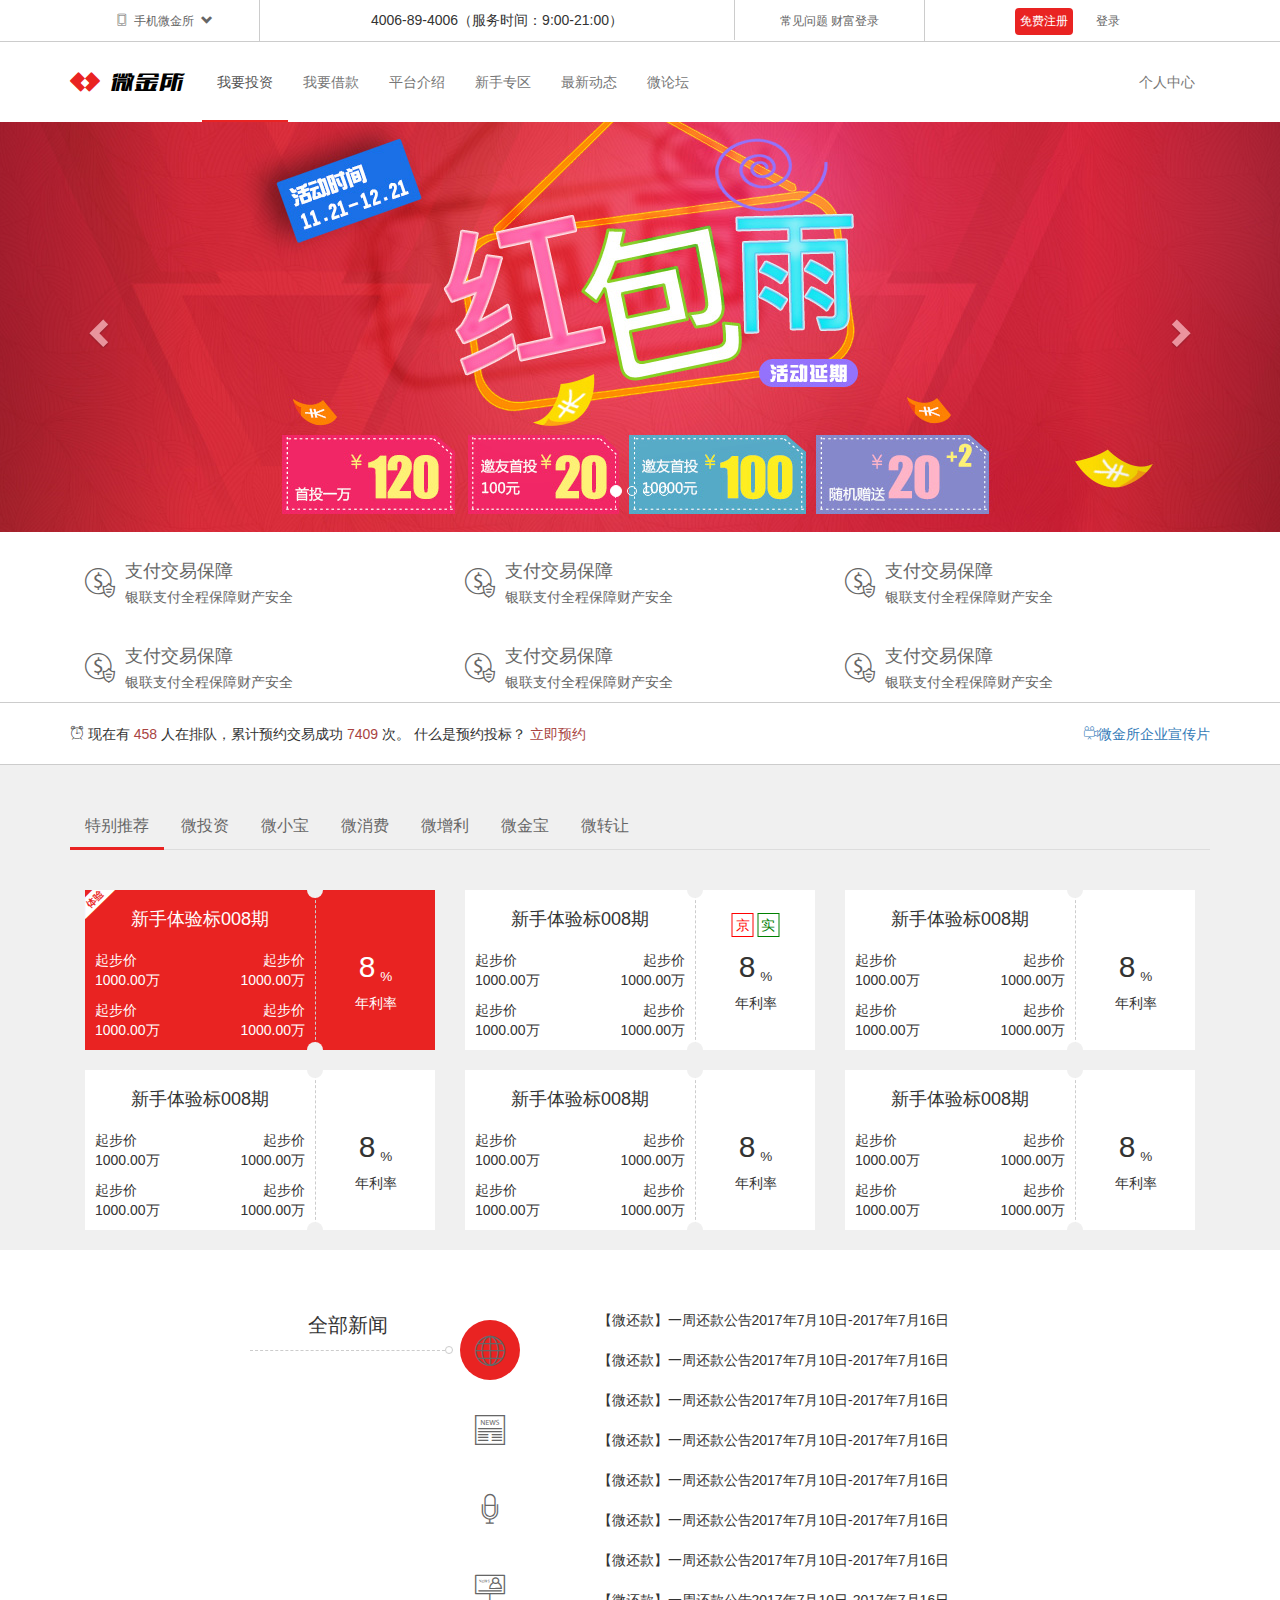
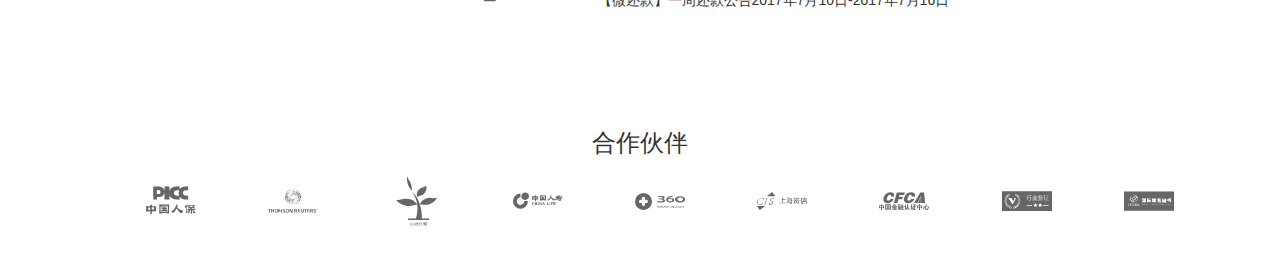
<file: weijinsuo/index.html>
<!DOCTYPE html>
<html lang="en">

<head>
    <meta charset="UTF-8">
    <meta name="viewport" content="width=device-width, user-scalable=no, initial-scale=1.0, maximum-scale=1.0, minimum-scale=1.0">
    <title>微金所</title>
    <link rel="stylesheet" href="lib/bootstrap/css/bootstrap.css">
    <link rel="stylesheet" href="css/font.css">
    <link rel="stylesheet/less" href="css/index.less">
    <script src="less/less.js"></script>
</head>

<body>
    <!-- 头部区域 -->
    <header id="header" class="hidden-xs hidden-sm">
        <div class="container">
            <div class="col-md-2">
                <a href="#">
                    <i class="icon-mobilephone"></i>
                    &nbsp;手机微金所&nbsp;
                    <i class="glyphicon glyphicon-chevron-down"></i>
                    <img src="./img/c_06.jpg" alt="">
                </a>
            </div>
            <div class="col-md-5">4006-89-4006（服务时间：9:00-21:00）</div>
            <div class="col-md-2">
                <a href="#">常见问题</a>
                <a href="#">财富登录</a>
            </div>
            <div class="col-md-3">
                <a href="#" class="register btn btn-danger text-center">免费注册</a>
                <a href="#" data-toggle="modal" data-target="#myModal">登录</a>
            </div>
        </div>
    </header>
    <!-- 导航栏区域 -->
    <nav id="nav">
        <nav class="navbar navbar-default">
            <div class="container">
                <!-- Brand and toggle get grouped for better mobile display -->
                <div class="navbar-header">
                    <button type="button" class="navbar-toggle collapsed" data-toggle="collapse" data-target="#bs-example-navbar-collapse-1"
                        aria-expanded="false">
                        <span class="sr-only">Toggle navigation</span>
                        <span class="icon-bar"></span>
                        <span class="icon-bar"></span>
                        <span class="icon-bar"></span>
                    </button>
                    <a class="navbar-brand" href="#">
                        <i class="icon-icon"></i>
                        <i class="icon-logo"></i>
                    </a>
                </div>

                <!-- Collect the nav links, forms, and other content for toggling -->
                <div class="collapse navbar-collapse" id="bs-example-navbar-collapse-1">
                    <ul class="nav navbar-nav">
                        <li class="active"><a href="#">我要投资</a></li>
                        <li><a href="#">我要借款</a></li>
                        <li><a href="#">平台介绍</a></li>
                        <li><a href="#">新手专区</a></li>
                        <li><a href="#">最新动态</a></li>
                        <li><a href="#">微论坛</a></li>
                    </ul>
                    <ul class="nav navbar-nav navbar-right hidden-xs hidden-sm">
                        <li><a href="#">个人中心</a></li>
                    </ul>
                </div><!-- /.navbar-collapse -->
            </div><!-- /.container-fluid -->
        </nav>
    </nav>
    <!-- 轮播图区域 -->
    <section id="banner">
        <div id="carousel-example-generic" class="carousel slide" data-ride="carousel">
            <!-- Indicators -->
            <ol class="carousel-indicators">
                <li data-target="#carousel-example-generic" data-slide-to="0" class="active"></li>
                <li data-target="#carousel-example-generic" data-slide-to="1"></li>
                <li data-target="#carousel-example-generic" data-slide-to="2"></li>
                <li data-target="#carousel-example-generic" data-slide-to="3"></li>
            </ol>

            <!-- Wrapper for slides -->
            <div class="carousel-inner" role="listbox">
                <div class="item active">
                    <div class="hidden-xs" style="background-image: url(./img/slide_01_2000x410.jpg);"></div>
                    <img class="hidden-sm hidden-md hidden-lg" src="./img/slide_01_640x340.jpg" alt="product1">
                </div>
            </div>

            <!-- Controls -->
            <a class="left carousel-control" href="#carousel-example-generic" role="button" data-slide="prev">
                <span class="glyphicon glyphicon-chevron-left" aria-hidden="true"></span>
            </a>
            <a class="right carousel-control" href="#carousel-example-generic" role="button" data-slide="next">
                <span class="glyphicon glyphicon-chevron-right" aria-hidden="true"></span>
            </a>
        </div>
    </section>
    <!-- 支付保障区域 -->
    <section id="pay" class="container">
        <div class="media col-xs-12 col-sm-6 col-md-4">
            <a href="#">
                <div class="media-left">
                    <i class="icon-meiyuan"></i>
                </div>
                <div class="media-body">
                    <h4 class="media-heading">支付交易保障</h4>
                    <p>银联支付全程保障财产安全</p>
                </div>
            </a>
        </div>
        <div class="media col-xs-12 col-sm-6 col-md-4">
            <a href="#">
                <div class="media-left">
                    <i class="icon-meiyuan"></i>
                </div>
                <div class="media-body">
                    <h4 class="media-heading">支付交易保障</h4>
                    <p>银联支付全程保障财产安全</p>
                </div>
            </a>
        </div>
        <div class="media col-xs-12 col-sm-6 col-md-4">
            <a href="#">
                <div class="media-left">
                    <i class="icon-meiyuan"></i>
                </div>
                <div class="media-body">
                    <h4 class="media-heading">支付交易保障</h4>
                    <p>银联支付全程保障财产安全</p>
                </div>
            </a>
        </div>
        <div class="media col-xs-12 col-sm-6 col-md-4">
            <a href="#">
                <div class="media-left">
                    <i class="icon-meiyuan"></i>
                </div>
                <div class="media-body">
                    <h4 class="media-heading">支付交易保障</h4>
                    <p>银联支付全程保障财产安全</p>
                </div>
            </a>
        </div>
        <div class="media col-xs-12 col-sm-6 col-md-4">
            <a href="#">
                <div class="media-left">
                    <i class="icon-meiyuan"></i>
                </div>
                <div class="media-body">
                    <h4 class="media-heading">支付交易保障</h4>
                    <p>银联支付全程保障财产安全</p>
                </div>
            </a>
        </div>
        <div class="media col-xs-12 col-sm-6 col-md-4">
            <a href="#">
                <div class="media-left">
                    <i class="icon-meiyuan"></i>
                </div>
                <div class="media-body">
                    <h4 class="media-heading">支付交易保障</h4>
                    <p>银联支付全程保障财产安全</p>
                </div>
            </a>
        </div>
    </section>
    <!-- 预约区域 -->
    <section id="booking" class="hidden-xs hidden-sm">
        <div class="container">
            <div class="pull-left">
                <i class="icon-naozhong"></i>
                现在有
                <span class="text-danger">458</span>
                人在排队，累计预约交易成功
                <span class="text-danger">7409</span>
                次。 什么是预约投标？
                <a href="#" class="text-danger">立即预约</a>
            </div>
            <div class="pull-right">
                <a href="#"><i class="icon-video"></i>微金所企业宣传片</a>
            </div>
        </div>
    </section>
    <!-- 产品区域 -->
    <section id="products">
        <div class="container">

            <!-- Nav tabs -->
            <ul class="nav nav-tabs" role="tablist">
                <li role="presentation" class="active"><a href="#product1" aria-controls="product1" role="tab"
                        data-toggle="tab">特别推荐</a></li>
                <li role="presentation"><a href="#product2" aria-controls="product2" role="tab" data-toggle="tab">微投资</a></li>
                <li role="presentation"><a href="#product3" aria-controls="product3" role="tab" data-toggle="tab">微小宝</a></li>
                <li role="presentation"><a href="#product4" aria-controls="product4" role="tab" data-toggle="tab">微消费</a></li>
                <li role="presentation"><a href="#product5" aria-controls="product5" role="tab" data-toggle="tab">微增利</a></li>
                <li role="presentation"><a href="#product6" aria-controls="product6" role="tab" data-toggle="tab">微金宝</a></li>
                <li role="presentation"><a href="#product7" aria-controls="product7" role="tab" data-toggle="tab">微转让</a></li>
            </ul>

            <!-- Tab panes -->
            <div class="tab-content clearfix">
                <div role="tabpanel" class="tab-pane active" id="product1">
                    <div class="item red col-md-6 col-lg-4">
                        <div class="item-left">
                            <h4>新手体验标008期</h4>
                            <div class="row">
                                <div class="col-xs-6">
                                    <p>起步价</p>
                                    <p>1000.00万</p>
                                </div>
                                <div class="col-xs-6">
                                    <p>起步价</p>
                                    <p>1000.00万</p>
                                </div>
                                <div class="col-xs-6">
                                    <p>起步价</p>
                                    <p>1000.00万</p>
                                </div>
                                <div class="col-xs-6">
                                    <p>起步价</p>
                                    <p>1000.00万</p>
                                </div>
                            </div>
                        </div>
                        <div class="item-right">
                            <h4>
                                <span>8</span>
                                <sub>%</sub>
                            </h4>
                            <p>年利率</p>
                        </div>
                    </div>
                    <div class="item col-md-6 col-lg-4">
                        <div class="item-left">
                            <h4>新手体验标008期</h4>
                            <div class="row">
                                <div class="col-xs-6">
                                    <p>起步价</p>
                                    <p>1000.00万</p>
                                </div>
                                <div class="col-xs-6">
                                    <p>起步价</p>
                                    <p>1000.00万</p>
                                </div>
                                <div class="col-xs-6">
                                    <p>起步价</p>
                                    <p>1000.00万</p>
                                </div>
                                <div class="col-xs-6">
                                    <p>起步价</p>
                                    <p>1000.00万</p>
                                </div>
                            </div>
                        </div>
                        <div class="item-right">
                            <p class="top">
                                <a data-toggle="tooltip" data-placement="top" title="北京市">京</a>
                                <a data-toggle="tooltip" data-placement="top" title="实名认证">实</a>
                            </p>
                            <h4>
                                <span>8</span>
                                <sub>%</sub>
                            </h4>
                            <p>年利率</p>
                        </div>
                    </div>
                    <div class="item col-md-6 col-lg-4">
                        <div class="item-left">
                            <h4>新手体验标008期</h4>
                            <div class="row">
                                <div class="col-xs-6">
                                    <p>起步价</p>
                                    <p>1000.00万</p>
                                </div>
                                <div class="col-xs-6">
                                    <p>起步价</p>
                                    <p>1000.00万</p>
                                </div>
                                <div class="col-xs-6">
                                    <p>起步价</p>
                                    <p>1000.00万</p>
                                </div>
                                <div class="col-xs-6">
                                    <p>起步价</p>
                                    <p>1000.00万</p>
                                </div>
                            </div>
                        </div>
                        <div class="item-right">
                            <h4>
                                <span>8</span>
                                <sub>%</sub>
                            </h4>
                            <p>年利率</p>
                        </div>
                    </div>
                    <div class="item col-md-6 col-lg-4">
                        <div class="item-left">
                            <h4>新手体验标008期</h4>
                            <div class="row">
                                <div class="col-xs-6">
                                    <p>起步价</p>
                                    <p>1000.00万</p>
                                </div>
                                <div class="col-xs-6">
                                    <p>起步价</p>
                                    <p>1000.00万</p>
                                </div>
                                <div class="col-xs-6">
                                    <p>起步价</p>
                                    <p>1000.00万</p>
                                </div>
                                <div class="col-xs-6">
                                    <p>起步价</p>
                                    <p>1000.00万</p>
                                </div>
                            </div>
                        </div>
                        <div class="item-right">
                            <h4>
                                <span>8</span>
                                <sub>%</sub>
                            </h4>
                            <p>年利率</p>
                        </div>
                    </div>
                    <div class="item col-md-6 col-lg-4">
                        <div class="item-left">
                            <h4>新手体验标008期</h4>
                            <div class="row">
                                <div class="col-xs-6">
                                    <p>起步价</p>
                                    <p>1000.00万</p>
                                </div>
                                <div class="col-xs-6">
                                    <p>起步价</p>
                                    <p>1000.00万</p>
                                </div>
                                <div class="col-xs-6">
                                    <p>起步价</p>
                                    <p>1000.00万</p>
                                </div>
                                <div class="col-xs-6">
                                    <p>起步价</p>
                                    <p>1000.00万</p>
                                </div>
                            </div>
                        </div>
                        <div class="item-right">
                            <h4>
                                <span>8</span>
                                <sub>%</sub>
                            </h4>
                            <p>年利率</p>
                        </div>
                    </div>
                    <div class="item col-md-6 col-lg-4">
                        <div class="item-left">
                            <h4>新手体验标008期</h4>
                            <div class="row">
                                <div class="col-xs-6">
                                    <p>起步价</p>
                                    <p>1000.00万</p>
                                </div>
                                <div class="col-xs-6">
                                    <p>起步价</p>
                                    <p>1000.00万</p>
                                </div>
                                <div class="col-xs-6">
                                    <p>起步价</p>
                                    <p>1000.00万</p>
                                </div>
                                <div class="col-xs-6">
                                    <p>起步价</p>
                                    <p>1000.00万</p>
                                </div>
                            </div>
                        </div>
                        <div class="item-right">
                            <h4>
                                <span>8</span>
                                <sub>%</sub>
                            </h4>
                            <p>年利率</p>
                        </div>
                    </div>
                </div>
                <div role="tabpanel" class="tab-pane" id="product2">product2</div>
                <div role="tabpanel" class="tab-pane" id="product3">product3</div>
                <div role="tabpanel" class="tab-pane" id="product4">product4</div>
                <div role="tabpanel" class="tab-pane" id="product5">product5</div>
                <div role="tabpanel" class="tab-pane" id="product6">product6</div>
                <div role="tabpanel" class="tab-pane" id="product7">product7</div>
            </div>

        </div>
    </section>
    <!-- 新闻区域 -->
    <section id="news">
        <div class="container">
            <div class="row">
                <div class="title col-md-2 col-md-offset-2">全部新闻</div>
                <div class="col-md-1">
                    <ul class="nav nav-tabs" role="tablist">
                        <li role="presentation" class="active"><a href="#home" aria-controls="home" role="tab"
                                data-toggle="tab"><i class="icon-news01"></i></a></li>
                        <li role="presentation"><a href="#profile" aria-controls="profile" role="tab" data-toggle="tab"><i
                                    class="icon-news02"></i></a></li>
                        <li role="presentation"><a href="#messages" aria-controls="messages" role="tab" data-toggle="tab"><i
                                    class="icon-news03"></i></a></li>
                        <li role="presentation"><a href="#settings" aria-controls="settings" role="tab" data-toggle="tab"><i
                                    class="icon-news04"></i></a></li>
                    </ul>
                </div>
                <div class="col-md-7">
                    <div class="tab-content">
                        <div role="tabpanel" class="tab-pane active" id="home">
                            <ul>
                                <li>【微还款】一周还款公告2017年7月10日-2017年7月16日</li>
                                <li>【微还款】一周还款公告2017年7月10日-2017年7月16日</li>
                                <li>【微还款】一周还款公告2017年7月10日-2017年7月16日</li>
                                <li>【微还款】一周还款公告2017年7月10日-2017年7月16日</li>
                                <li>【微还款】一周还款公告2017年7月10日-2017年7月16日</li>
                                <li>【微还款】一周还款公告2017年7月10日-2017年7月16日</li>
                                <li>【微还款】一周还款公告2017年7月10日-2017年7月16日</li>
                                <li>【微还款】一周还款公告2017年7月10日-2017年7月16日</li>
                            </ul>
                        </div>
                        <div role="tabpanel" class="tab-pane" id="profile">2</div>
                        <div role="tabpanel" class="tab-pane" id="messages">.3</div>
                        <div role="tabpanel" class="tab-pane" id="settings">4</div>
                    </div>
                </div>
            </div>
        </div>
    </section>
    <!-- 合作伙伴区域 -->
    <section id="footer" class="hidden-xs hidden-sm">
        <div class="container">
            <h3>合作伙伴</h3>
            <ul>
                <li><a href="#"><i class="icon-partner1"></i></a></li>
                <li><a href="#"><i class="icon-partner2"></i></a></li>
                <li><a href="#"><i class="icon-partner3"></i></a></li>
                <li><a href="#"><i class="icon-partner4"></i></a></li>
                <li><a href="#"><i class="icon-partner5"></i></a></li>
                <li><a href="#"><i class="icon-partner6"></i></a></li>
                <li><a href="#"><i class="icon-partner7"></i></a></li>
                <li><a href="#"><i class="icon-partner8"></i></a></li>
                <li><a href="#"><i class="icon-partner9"></i></a></li>
            </ul>
        </div>
    </section>



    <!-- 模态框 -->
    <!-- Modal -->
    <div class="modal fade" id="myModal" tabindex="-1" role="dialog" aria-labelledby="myModalLabel">
        <div class="modal-dialog" role="document">
            <div class="modal-content">
                <div class="modal-header">
                    <button type="button" class="close" data-dismiss="modal" aria-label="Close"><span aria-hidden="true">&times;</span></button>
                    <h4 class="modal-title" id="myModalLabel">Modal title</h4>
                </div>
                <div class="modal-body">
                    <div class="row">
                        <div class="col-xs-2">username:</div>
                        <div class="col-xs-10">
                            <input type="text" class="form-control">
                        </div>
                    </div>
                    <div class="row">
                        <div class="col-xs-2">password:</div>
                        <div class="col-xs-10">
                            <input type="text" class="form-control">
                        </div>
                    </div>
                </div>
                <div class="modal-footer">
                    <button type="button" class="btn btn-default" data-dismiss="modal">Close</button>
                    <button type="button" class="btn btn-primary">Save changes</button>
                </div>
            </div>
        </div>
    </div>



    <script src="lib/jquery/jquery.js"></script>
    <script src="lib/bootstrap/js/bootstrap.js"></script>
    <script src="js/index.js"></script>
</body>

</html>
</file>
<file: weijinsuo/css/font.css>
@font-face {
    font-family: 'itcast';
    src: url('../fonts/MiFie-Web-Font.eot') format('embedded-opentype'), url('../fonts/MiFie-Web-Font.svg') format('svg'), url('../fonts/MiFie-Web-Font.ttf') format('truetype'), url('../fonts/MiFie-Web-Font.woff') format('woff');
}

[class^="icon-"],
[class*=" icon-"] {
    font-style: normal;
    /*注意上面选择器中间的空格
我们使用的名为itcast的字体就是最上面的@font-face的方式声明*/
    /*当字体名字之间有空格的都要用引号引起来 ,如果没有空格的话可以不用引号*/
    font-family: itcast;
}

.icon-mobilephone::before {
    content: "\e908";
}

.icon-mobilephone::before {
    content: "\e908";
}

.icon-mobilephone::before {
    content: "\e908";
}

.icon-icon::before {
    content: "\e920";
}

.icon-logo::before {
    content: "\e93e";
}

.icon-meiyuan::before {
    content: "\e907";
    font-size: 30px;
}

.icon-naozhong::before {
    content: "\e906";
}

.icon-video::before {
    content: "\e905";
}

.icon-news01::before {
    content: "\e90e";
}

.icon-news02::before {
    content: "\e90f";
}

.icon-news03::before {
    content: "\e910";
}

.icon-news04::before {
    content: "\e911";
}

.icon-partner1::before {
    content: "\e92f";
}

.icon-partner2::before {
    content: "\e92e";
}

.icon-partner3::before {
    content: "\e92d";
}

.icon-partner4::before {
    content: "\e92a";
}

.icon-partner5::before {
    content: "\e92b";
}

.icon-partner6::before {
    content: "\e929";
}

.icon-partner7::before {
    content: "\e931";
}

.icon-partner8::before {
    content: "\e932";
}

.icon-partner9::before {
    content: "\e933";
}
</file>
